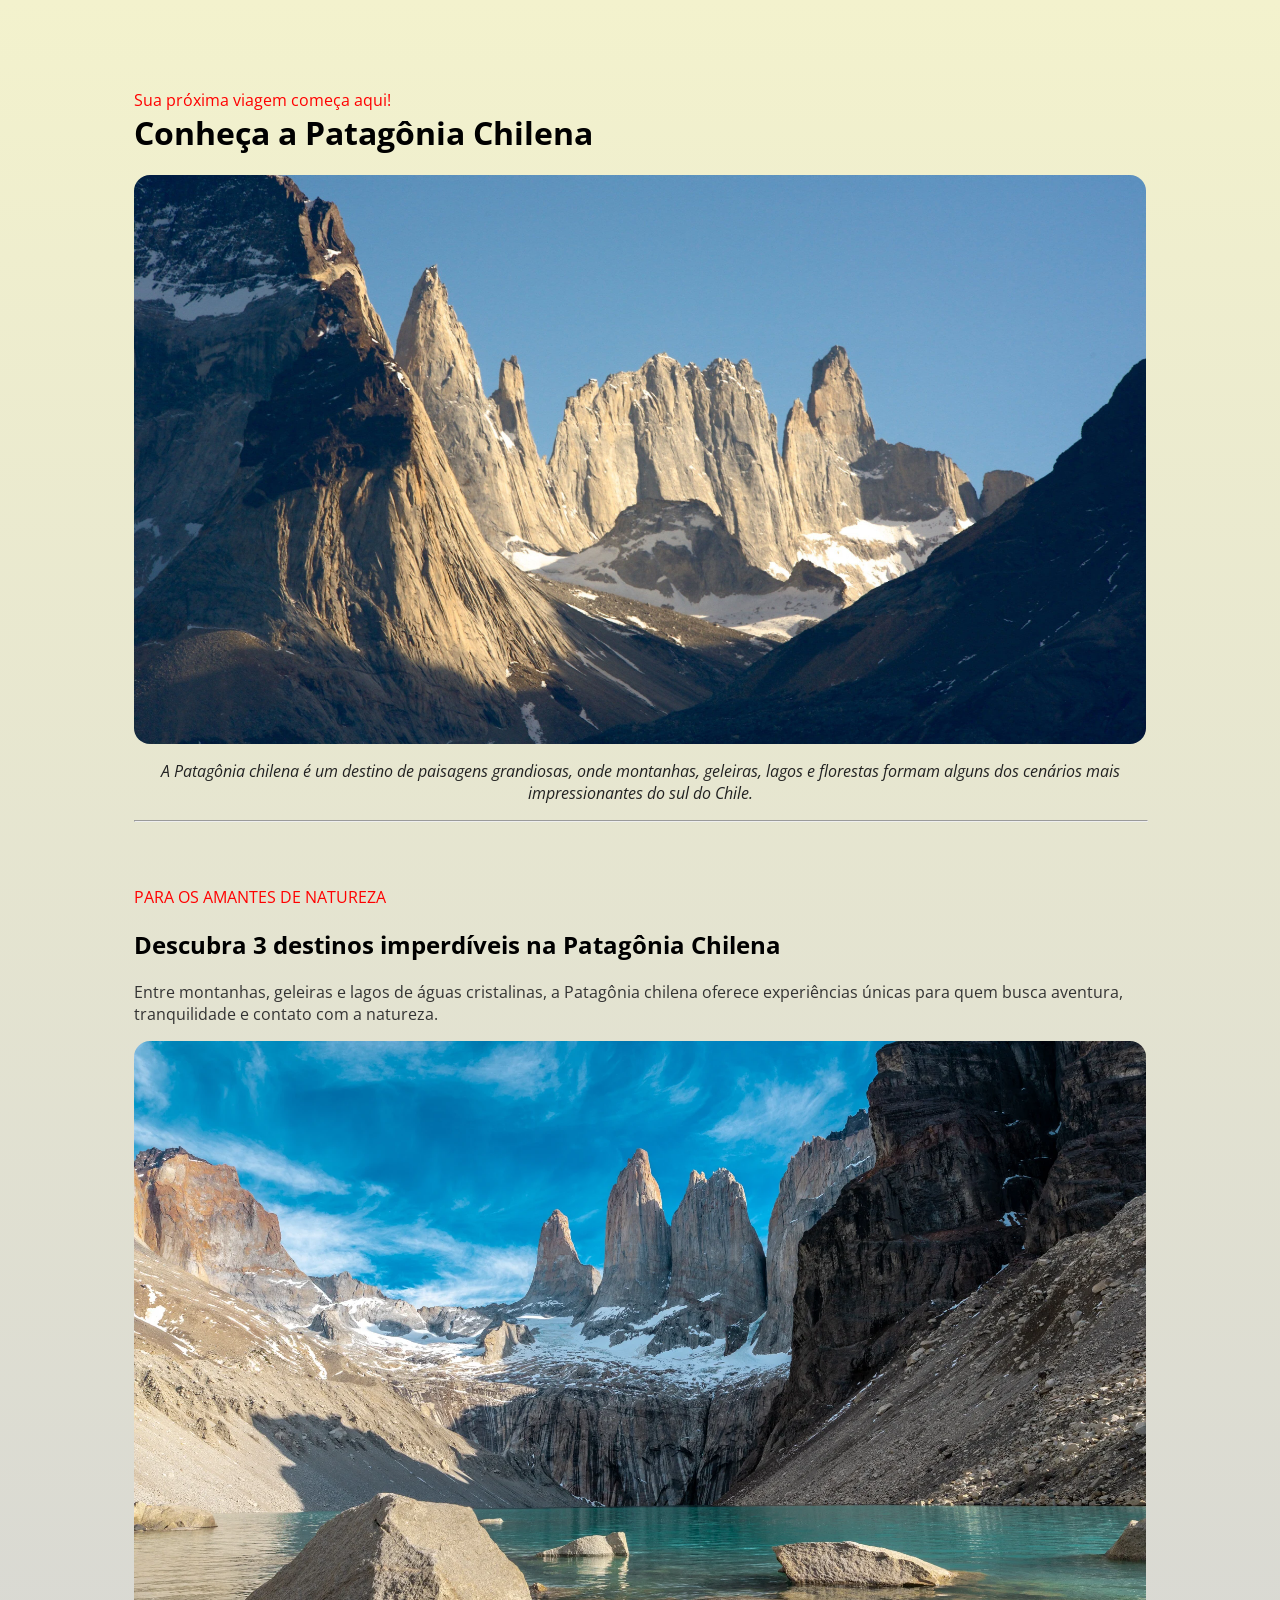
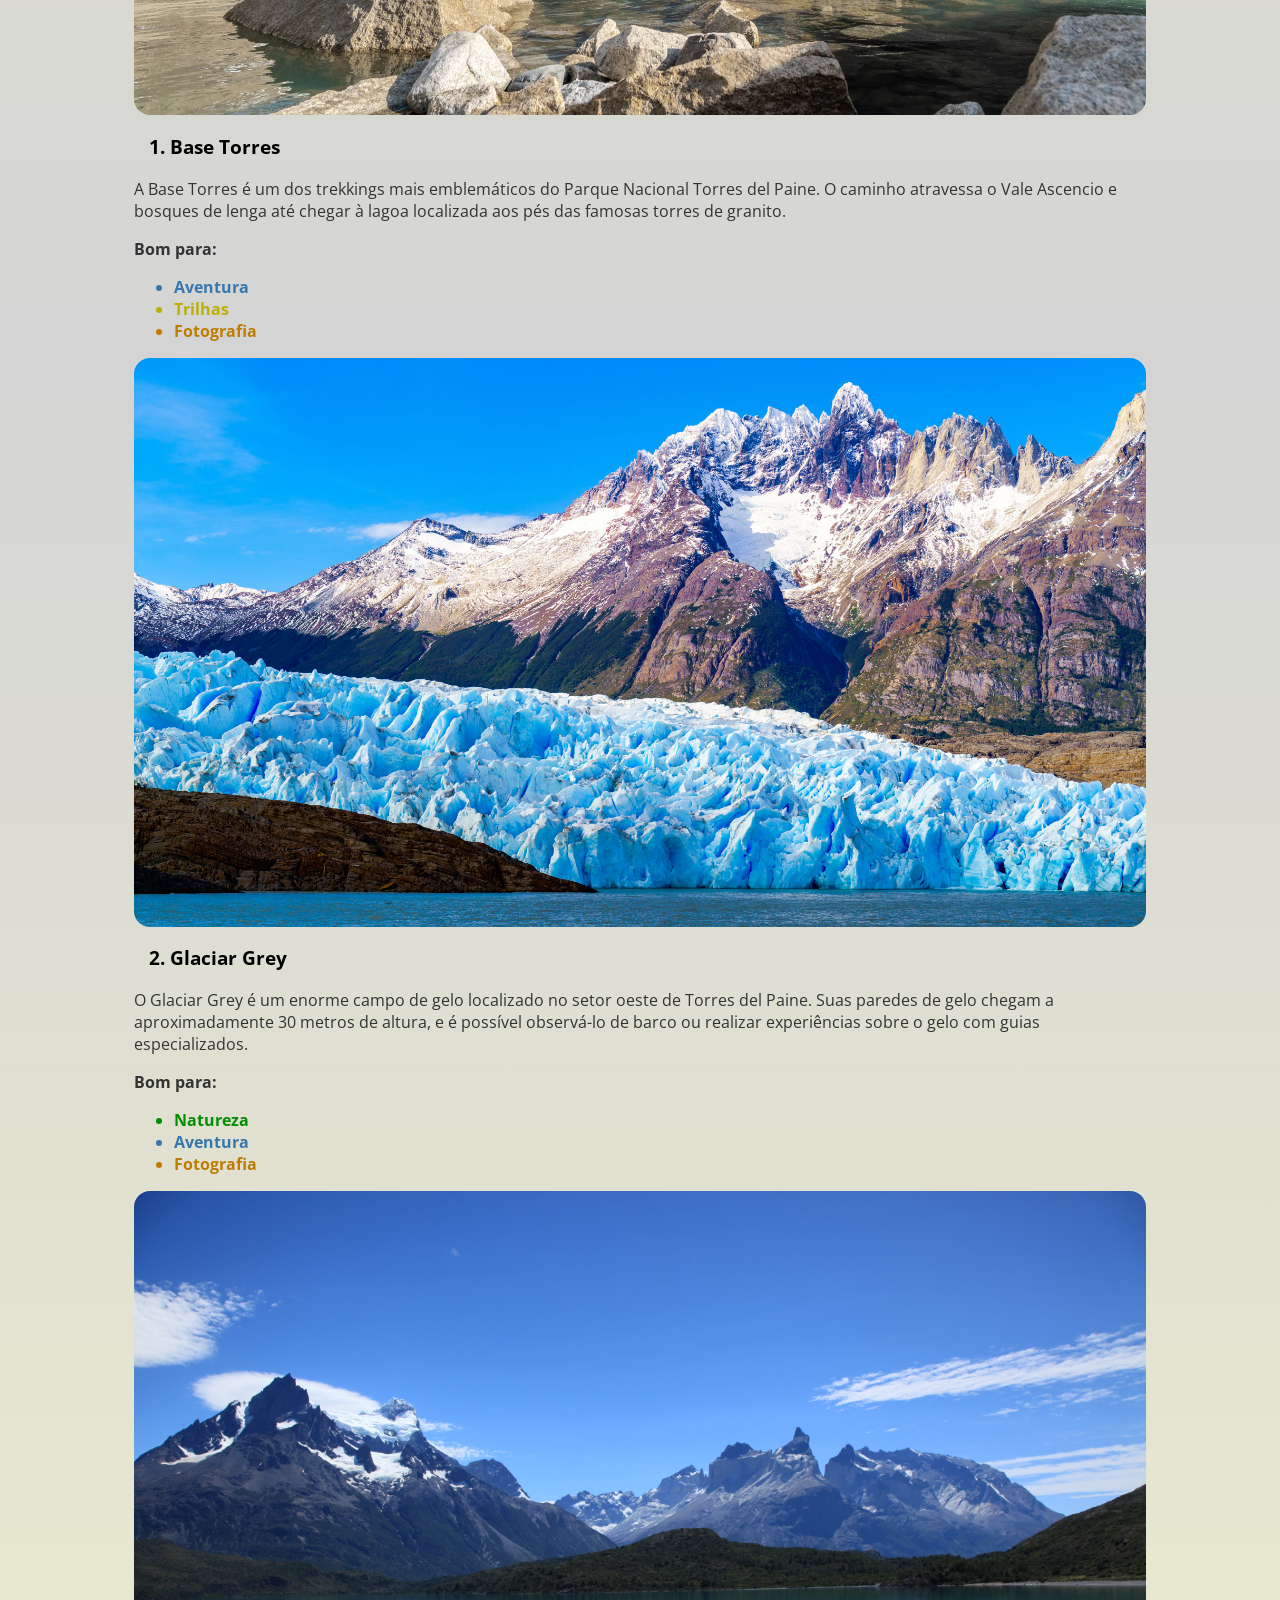
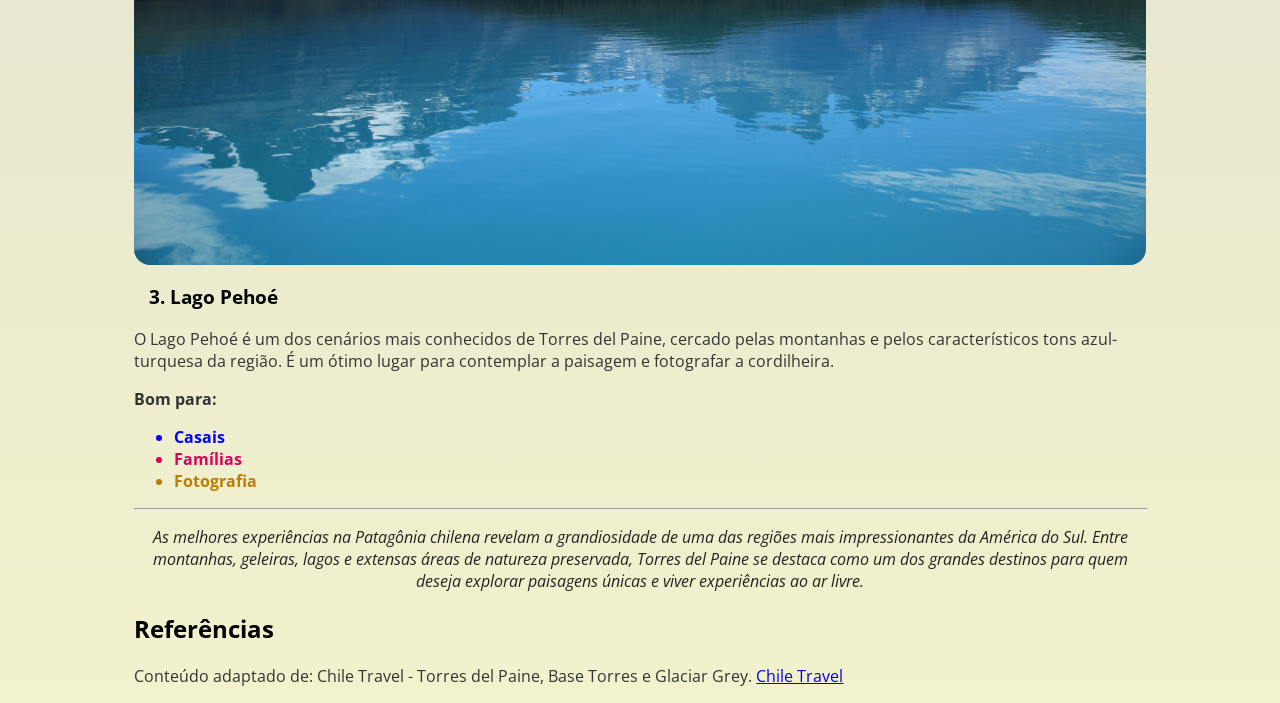
<file: Local Turístico/index.html>
<!DOCTYPE html>
<html lang="pt-br">
<head>
    <link rel="preconnect" href="https://fonts.googleapis.com">
    <link rel="preconnect" href="https://fonts.gstatic.com" crossorigin>
    <meta charset="UTF-8">
    <meta name="viewport" content="width=device-width, initial-scale=1.0">
    <title>Local turístico</title>
    <link href="https://fonts.googleapis.com/css2?family=Open+Sans:ital,wght@0,300..800;1,300..800&display=swap" rel="stylesheet">
    <link rel="stylesheet" href="style.css">
</head>

<body>
    <main id="container">
        <header>
            <p>Sua próxima viagem começa aqui!</p>
            <h1>Conheça a Patagônia Chilena</h1>
        </header>
        <section id="description">

          <a> <img src="assets/Patagonia chilena.jpg" alt="Patagônia Chilena"></a>

            <p>
                A Patagônia chilena é um destino de paisagens grandiosas, onde montanhas, geleiras, lagos e florestas formam alguns dos cenários mais impressionantes do sul do Chile.
            </p>   
            <hr>
        </section>
        <section id="content">
            <header>
                <p>PARA OS AMANTES DE NATUREZA</p>

                <h2>
                   Descubra 3 destinos imperdíveis na Patagônia Chilena
                </h2>

                <p>
                    Entre montanhas, geleiras e lagos de águas cristalinas, a Patagônia chilena oferece experiências únicas para quem busca aventura, tranquilidade e contato com a natureza.
                </p>
            </header>
            <article>

                 <img src="assets/Base torres.webp" alt="Base Torres em Torres del Paine">

                <h3>1. Base Torres</h3>

                <p>
                    A Base Torres é um dos trekkings mais emblemáticos do Parque Nacional Torres del Paine. O caminho atravessa o Vale Ascencio e bosques de lenga até chegar à lagoa localizada aos pés das famosas torres de granito. 
                </p>

                <p><strong>Bom para:</strong></p>
                <ul><strong>   
                    <li class="aventura">Aventura</li>
                    <li class="trilhas">Trilhas</li>
                    <li class="fotografia">Fotografia</li> 
                    </strong>
                </ul>

            </article>


            <article>

                <img src="assets/Glaciar grey.jpg" alt="Glaciar Grey em Torres del Paine">

                <h3>2. Glaciar Grey</h3>

                <p>
                    O Glaciar Grey é um enorme campo de gelo localizado no setor oeste de Torres del Paine. Suas paredes de gelo chegam a aproximadamente 30 metros de altura, e é possível observá-lo de barco ou realizar experiências sobre o gelo com guias especializados.
                </p>

                <p><strong>Bom para:</strong></p>

                <ul><strong>   
                    <li class="natureza">Natureza</li>
                    <li class="aventura">Aventura</li>
                    <li class="fotografia">Fotografia</li> 
                    </strong>
                </ul>

            </article>


            <article>

              <img src="assets/Lago Pehoe.jpg" alt="Lago Pehoé em Torres del Paine">

                <h3>3. Lago Pehoé</h3>

                <p>
                    O Lago Pehoé é um dos cenários mais conhecidos de Torres del Paine, cercado pelas montanhas e pelos característicos tons azul-turquesa da região. É um ótimo lugar para contemplar a paisagem e fotografar a cordilheira.
                </p>

                <p><strong>Bom para:</strong></p>

                <ul><strong>    
                    <li class="casais">Casais</li>
                    <li class="familias">Famílias</li>
                    <li class="fotografia">Fotografia</li>
                    </strong>
                </ul>

            </article>
            <hr>
        </section>
        <section id="Final"> 
            <p>As melhores experiências na Patagônia chilena revelam a grandiosidade de uma das regiões mais impressionantes da América do Sul. Entre montanhas, geleiras, lagos e extensas áreas de natureza preservada, Torres del Paine se destaca como um dos grandes destinos para quem deseja explorar paisagens únicas e viver experiências ao ar livre.
            </p>
        </section>
        <section id="references">
        <h2>Referências</h2>

        <p>
        Conteúdo adaptado de:
        Chile Travel - Torres del Paine, Base Torres e Glaciar Grey.
        <a href="https://chile.travel/destinos/">Chile Travel</a>
        </p>
</section>
    </main>
</body>

</html>
</file>
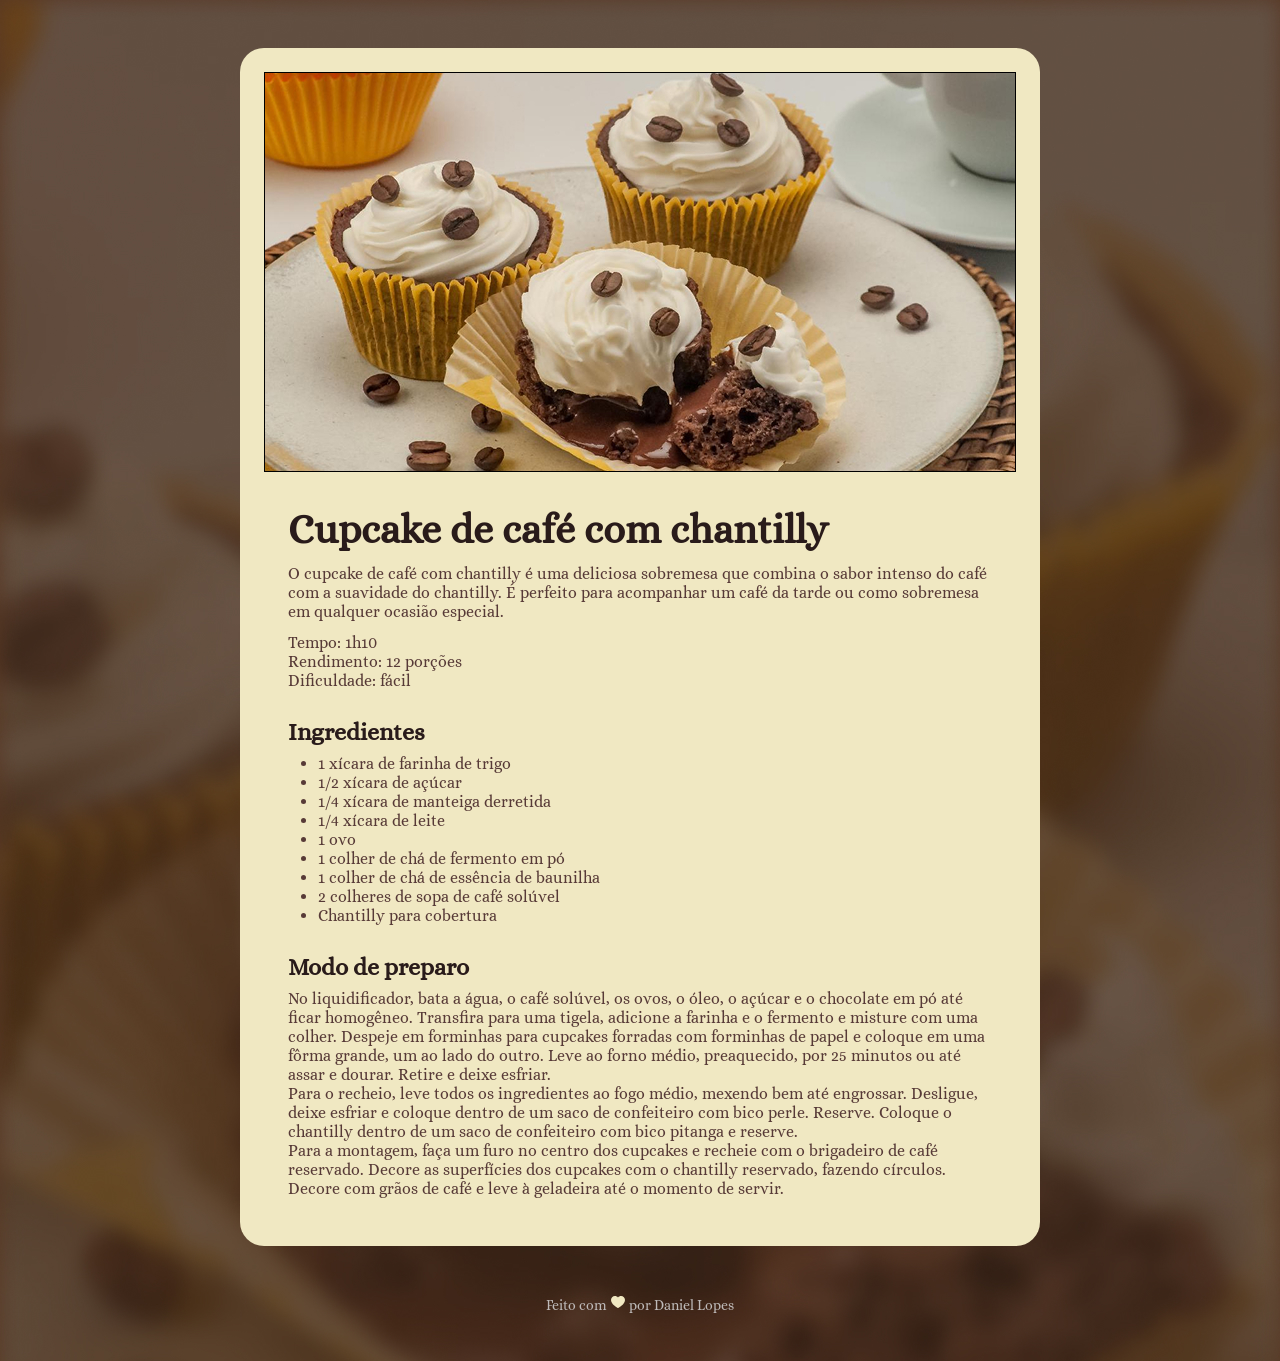
<file: Novo projeto/index.html>
<!DOCTYPE html>
<html lang="pt-br">
<head>
    <link rel="preconnect" href="https://fonts.googleapis.com">
    <link rel="preconnect" href="https://fonts.gstatic.com" crossorigin>
    <meta charset="UTF-8">
    <meta name="viewport" content="width=device-width, initial-scale=1.0">
    <title>Página de receita</title>
    <link rel="stylesheet" href="style.css">
    <link href="https://fonts.googleapis.com/css2?family=Alice&display=swap" rel="stylesheet">   
</head>
<body>
  <div id="page">
    <img src="assets/main-image no curve - jpeg.jpg" alt="Imagem de cupcake de café com chantilly">
    <main>
     <section id="about"><H1>Cupcake de café com chantilly</H1>
      <p>
        O cupcake de café com chantilly é uma deliciosa sobremesa que combina o sabor intenso do café com a suavidade do chantilly. É perfeito para acompanhar um café da tarde ou como sobremesa em qualquer ocasião especial.

      </p>
      <p>
        Tempo: 1h10 <br>
        Rendimento: 12 porções <br>
        Dificuldade: fácil 
      </p>
    </section>
     <section id="ingredients">
        <h2>Ingredientes</h2>
        <ul>
          <li>1 xícara de farinha de trigo</li>
          <li>1/2 xícara de açúcar</li>
          <li>1/4 xícara de manteiga derretida</li>
          <li>1/4 xícara de leite</li>
          <li>1 ovo</li>
          <li>1 colher de chá de fermento em pó</li>
          <li>1 colher de chá de essência de baunilha</li>
          <li>2 colheres de sopa de café solúvel</li>
          <li>Chantilly para cobertura</li>
        </ul>
     </section>
     <section id="preparation">
        <h2>Modo de preparo</h2>
        <p>No liquidificador, bata a água, o café solúvel, os ovos, o óleo, o açúcar e o chocolate em pó até ficar homogêneo. Transfira para uma tigela, adicione a farinha e o fermento e misture com uma colher. Despeje em forminhas para cupcakes forradas com forminhas de papel e coloque em uma fôrma grande, um ao lado do outro. Leve ao forno médio, preaquecido, por 25 minutos ou até assar e dourar. Retire e deixe esfriar. <br>
        Para o recheio, leve todos os ingredientes ao fogo médio, mexendo bem até engrossar. Desligue, deixe esfriar e coloque dentro de um saco de confeiteiro com bico perle. Reserve. Coloque o chantilly dentro de um saco de confeiteiro com bico pitanga e reserve. <br>
        Para a montagem, faça um furo no centro dos cupcakes e recheie com o brigadeiro de café reservado. Decore as superfícies dos cupcakes com o chantilly reservado, fazendo círculos. Decore com grãos de café e leve à geladeira até o momento de servir.
        </p>
      </section>
    </main>
 </div>
  <footer>
    Feito com <img src="assets/heart.svg" alt="Coração"> por Daniel Lopes
  </footer>
</body>
</html>
</file>
<file: Local Turístico/style.css>
* {
    font-family: 'Open Sans', sans-serif;
}
body {
    background-color: rgb(200, 201, 201);
    background: linear-gradient(
        to bottom,
        #f3f2cd,
        #d4d4d4,
        #f3f2cd
    );
}
img{
    border-radius: 16px;
}
p {
    color: #333333;
}
#container > header p {
    margin-top: 89px;
    margin-bottom: 0%;
    color: red;
}
#container > header h1 {
    margin-top: 0%;
}
#container {
    width: 80%;
    max-width: 1120px;
    margin: 0 auto;
}
hr {
    width: 100%;
    margin: 0 auto;
}
#container img {
    width: 100%;
    display: block;
}
#content > header p:first-of-type {
    color: red;
}
#content{
.casais{
    color: blue;
}
.familias{
    color: rgb(218, 0, 91);
}
.fotografia{
    color: rgb(190, 124, 1);
}
.natureza{
    color: rgb(0, 141, 0);
}
.aventura{
    color: rgb(55, 119, 175);
}
.trilhas{
    color: rgb(187, 175, 1);
}
}
h3{
    margin-left: 15px;
}
#content > header{
    margin-top: 64px;
}
#description p{
    color: rgb(34, 34, 34);
    text-align: center;
    font-style: italic;
}
#Final p{
    color: rgb(34, 34, 34);
    text-align: center;
    font-style: italic;
}
</file>
<file: Novo projeto/style.css>
* {
    margin: 0;
    padding: 0;
}
:root {
  font-family: "Alice", serif;
  height: 150%;
  color: #573A37;
}

body {
    background-image: url('assets/bg-image.jpg');
    background-size: cover;
    background-color: #573824;
}
#page {
  box-sizing: border-box;
  width: 800px;
  padding: 24px;
  background-color: #F0E8C2;
  border-radius: 24px;
  margin: 48px auto;
}

main {
  padding: 24px;
}

section + section {
  margin-top: 24px;
}

ul {
  padding-left: 30px;
}
#about p + p {
  margin-top: 12px;
}

h1 {
    line-height: 140%;
    font-size: 40px;
    margin-bottom: 4px;  
}
h2{ 
    font-size: 24px;
}

h1, h2{
    color: #291B1A;
    margin-bottom: 4px;
    line-height: 150%;
}
footer {color: #bebab9;
    text-align: center;
    font-size: 14px;
    padding-bottom: 48px;   
}
</file>
